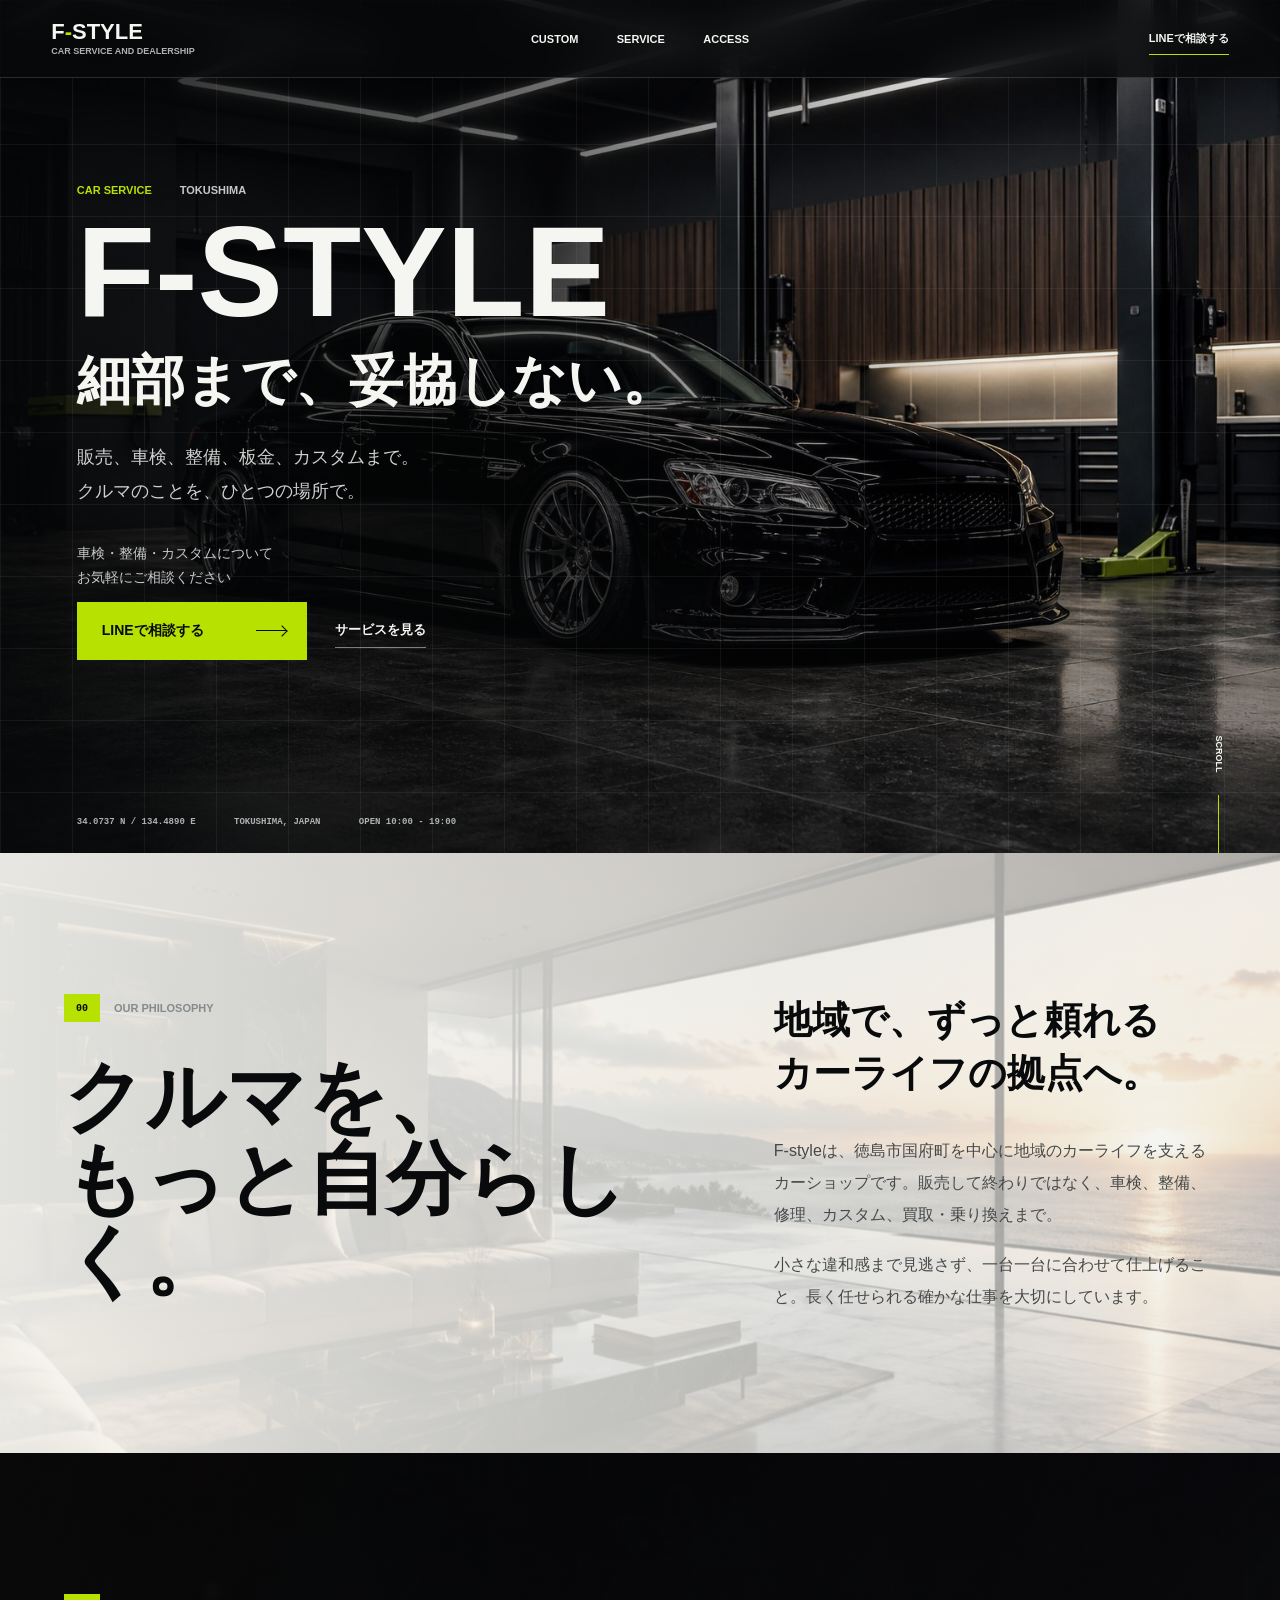
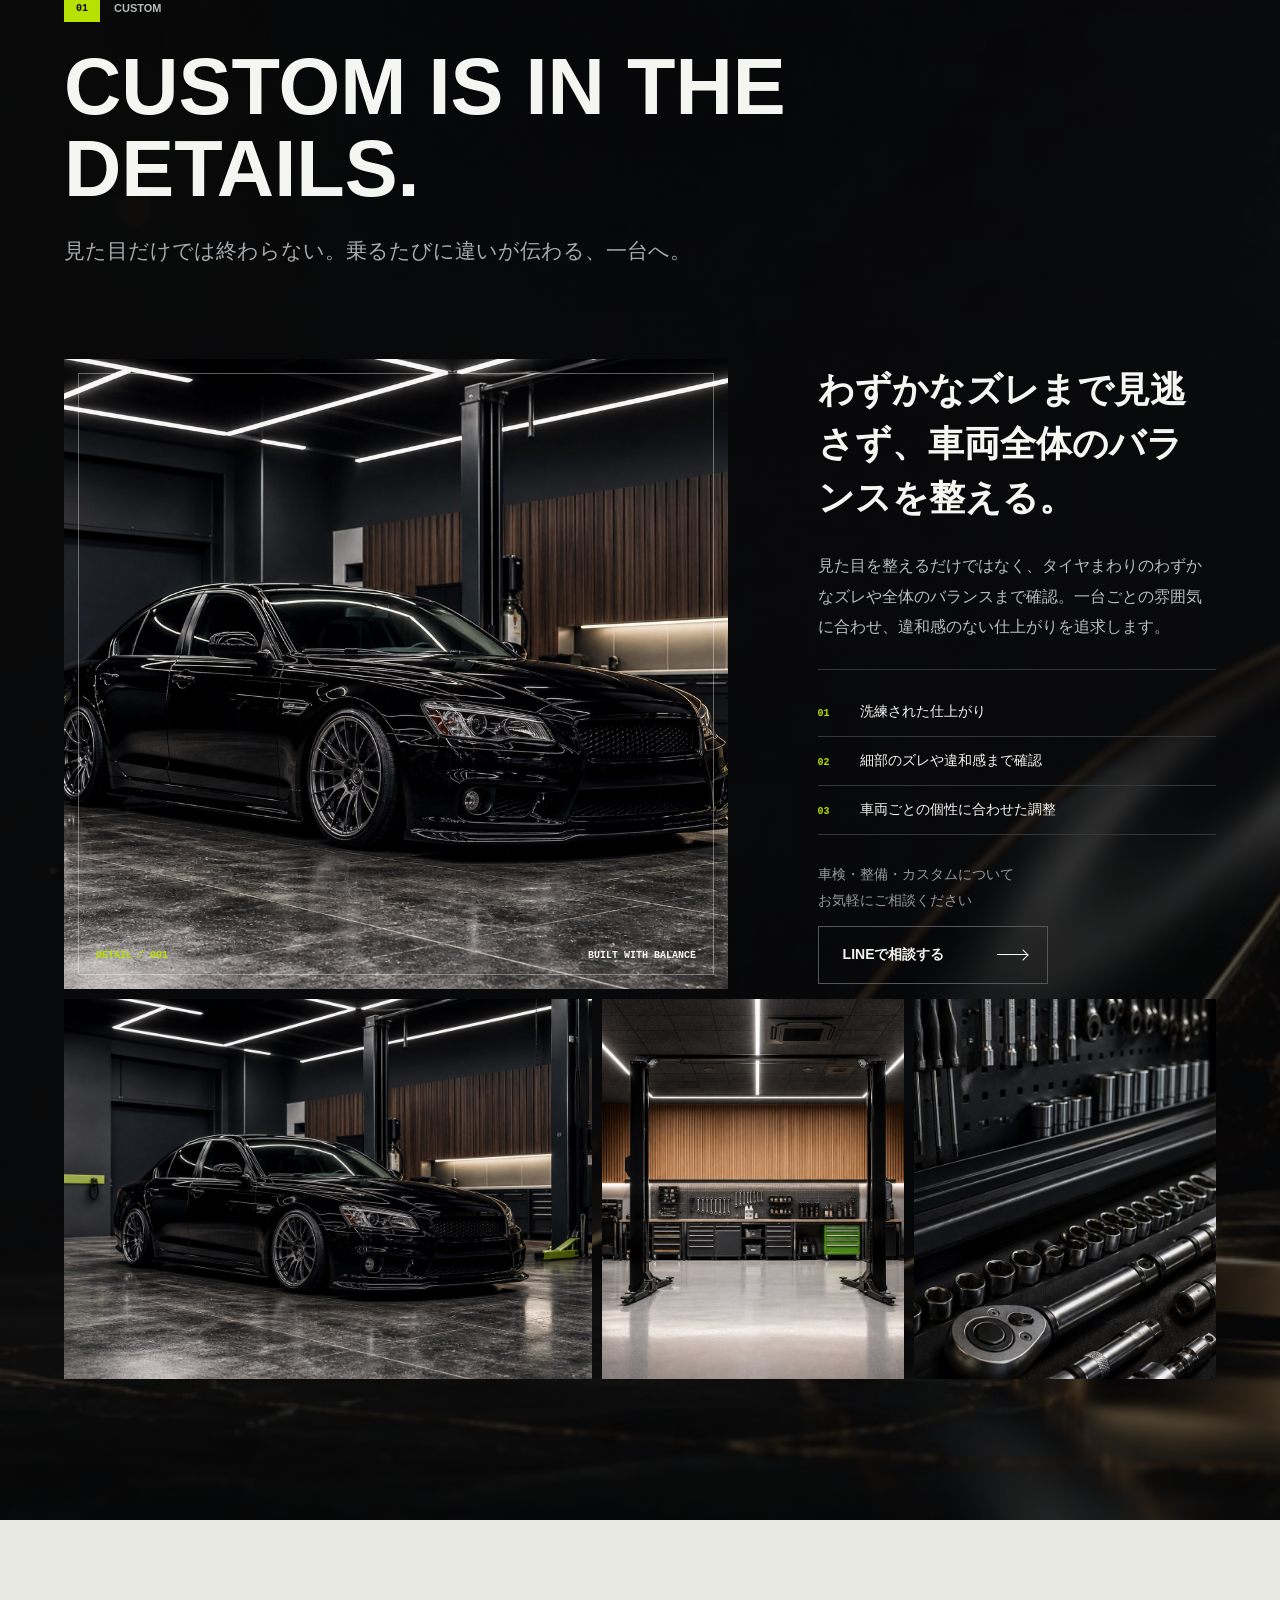
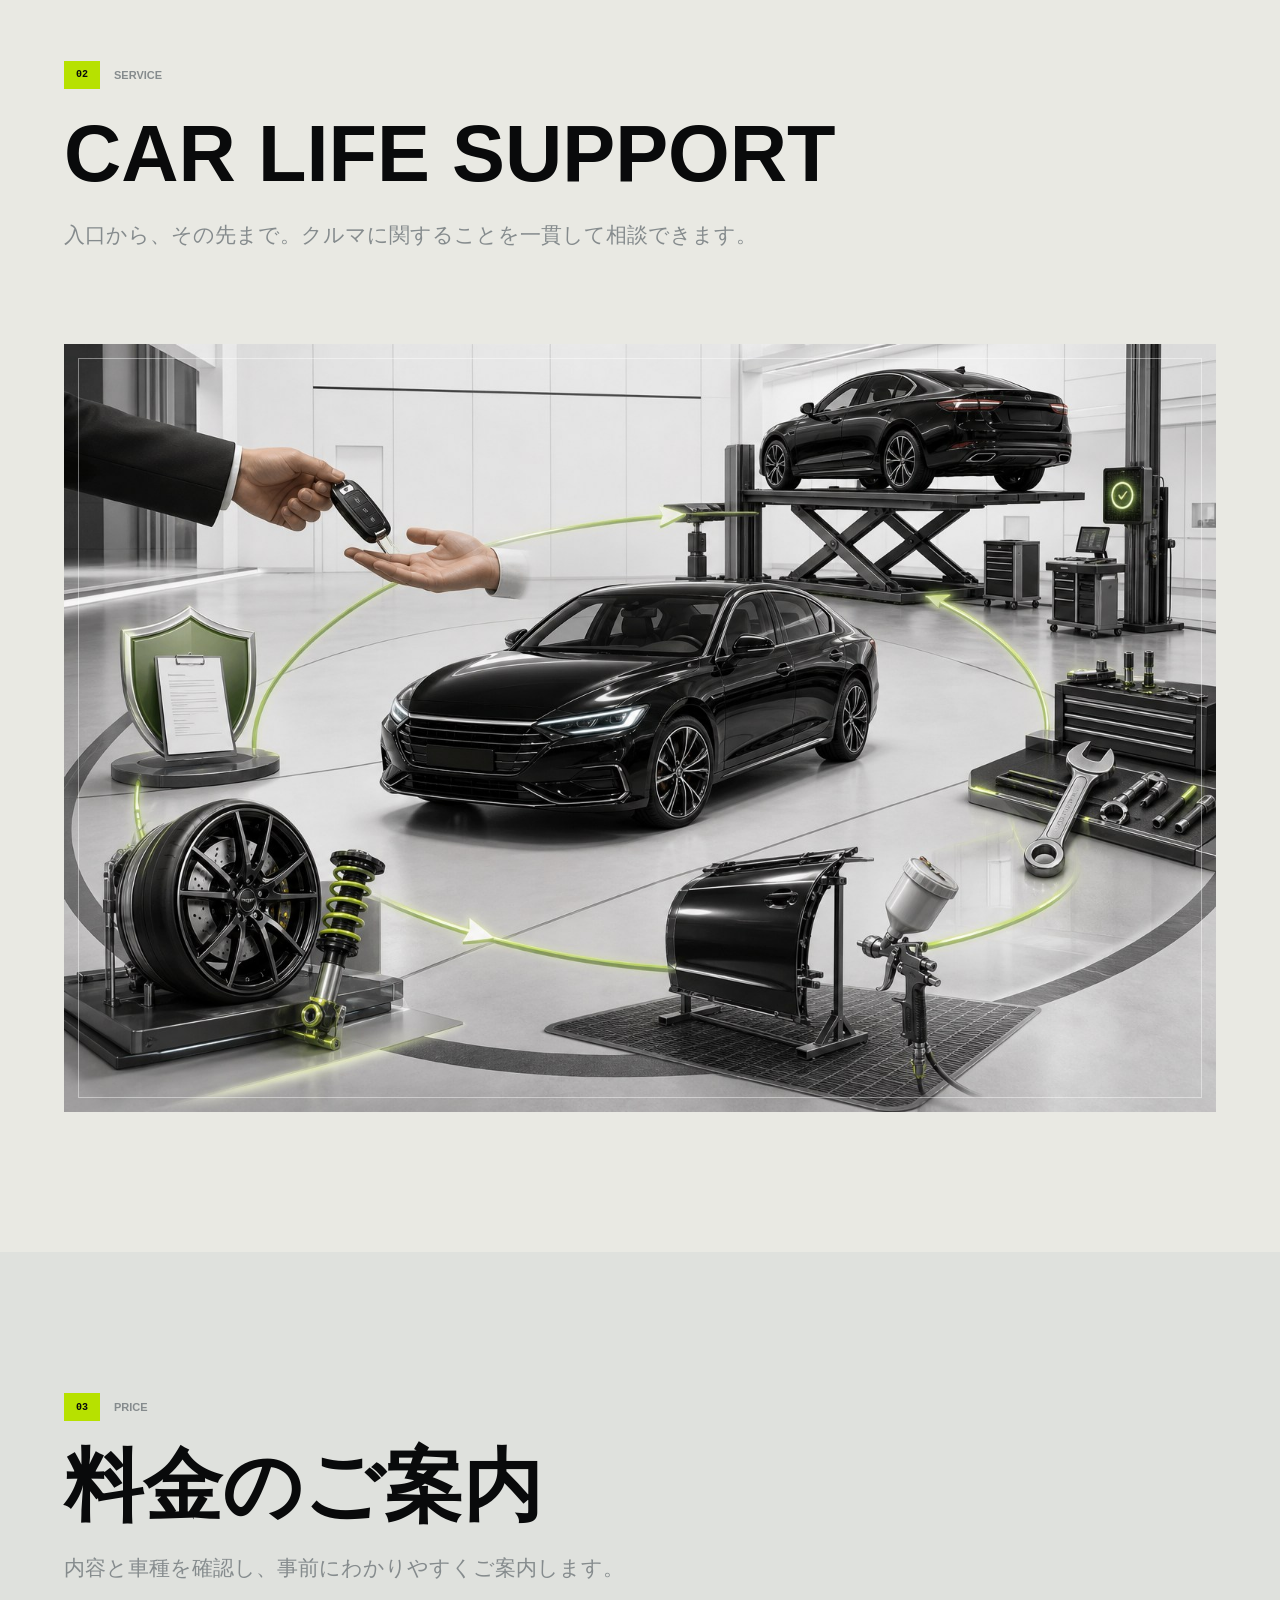
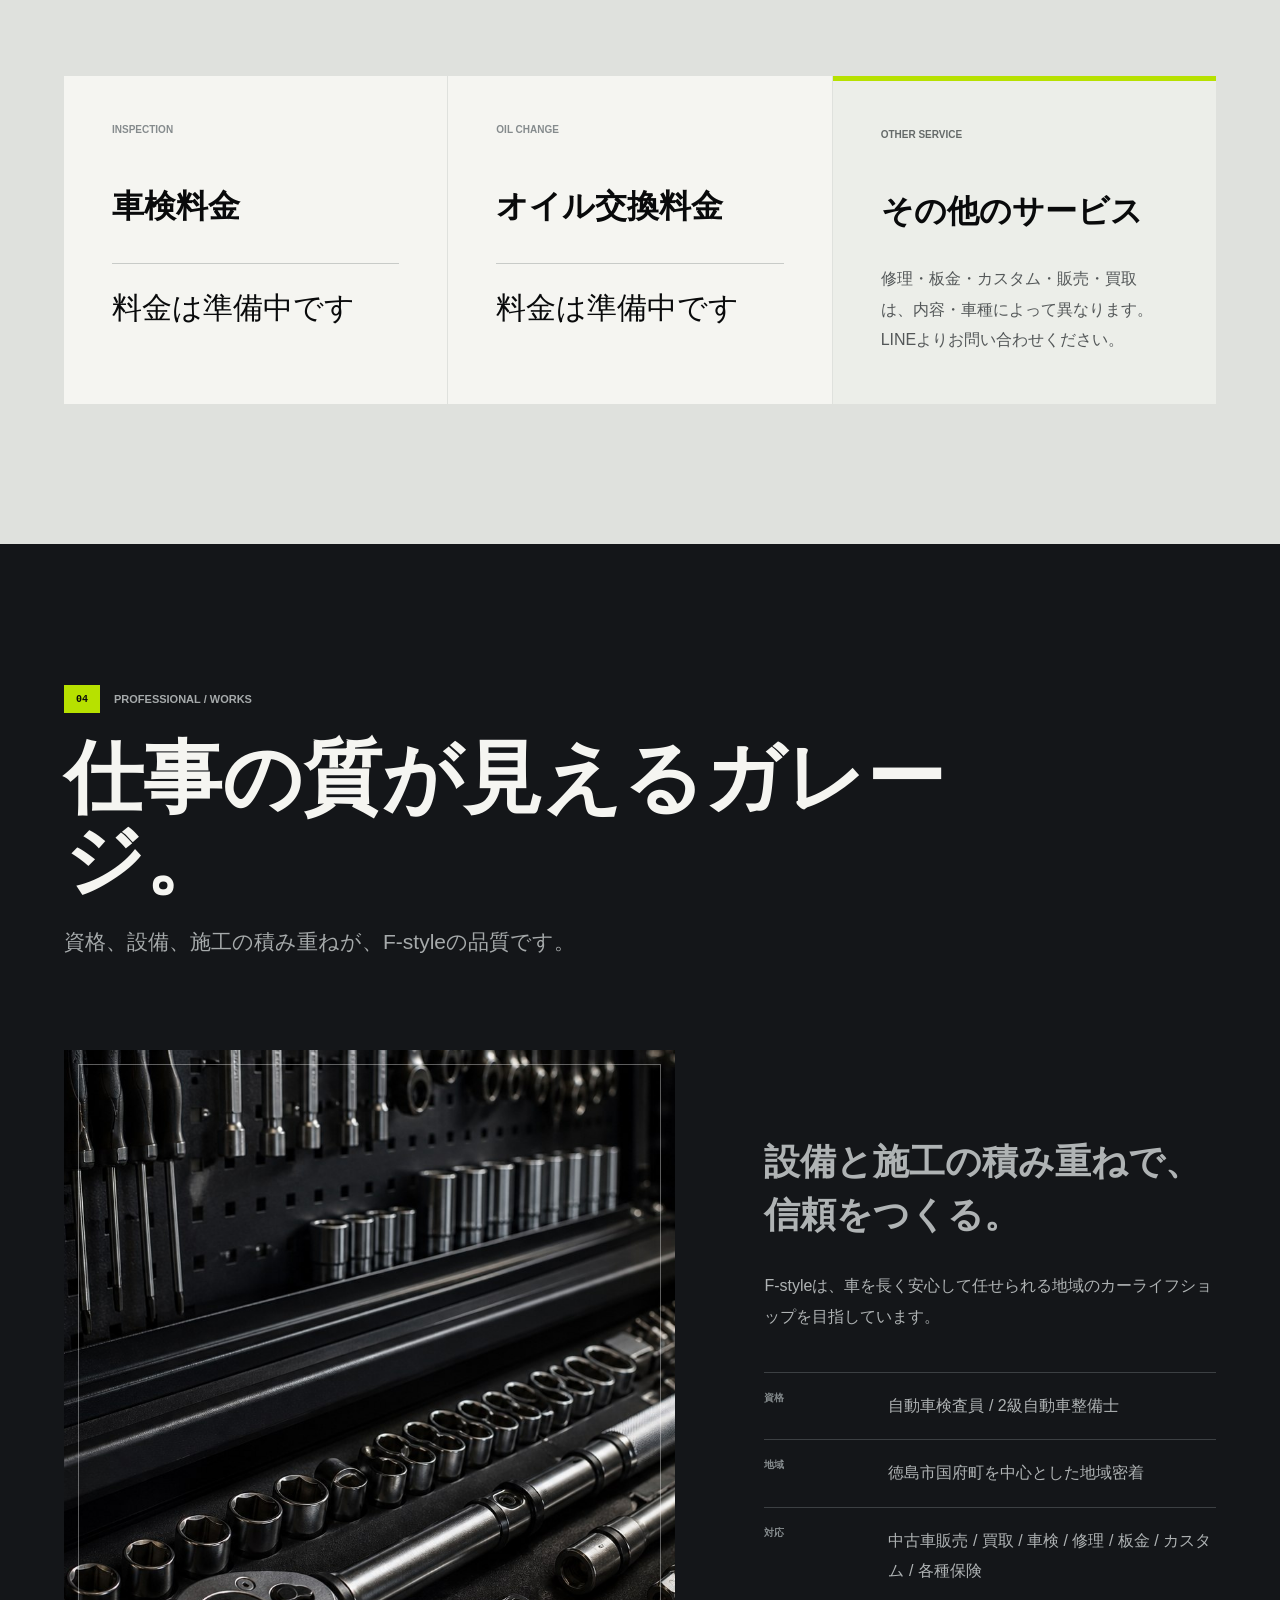
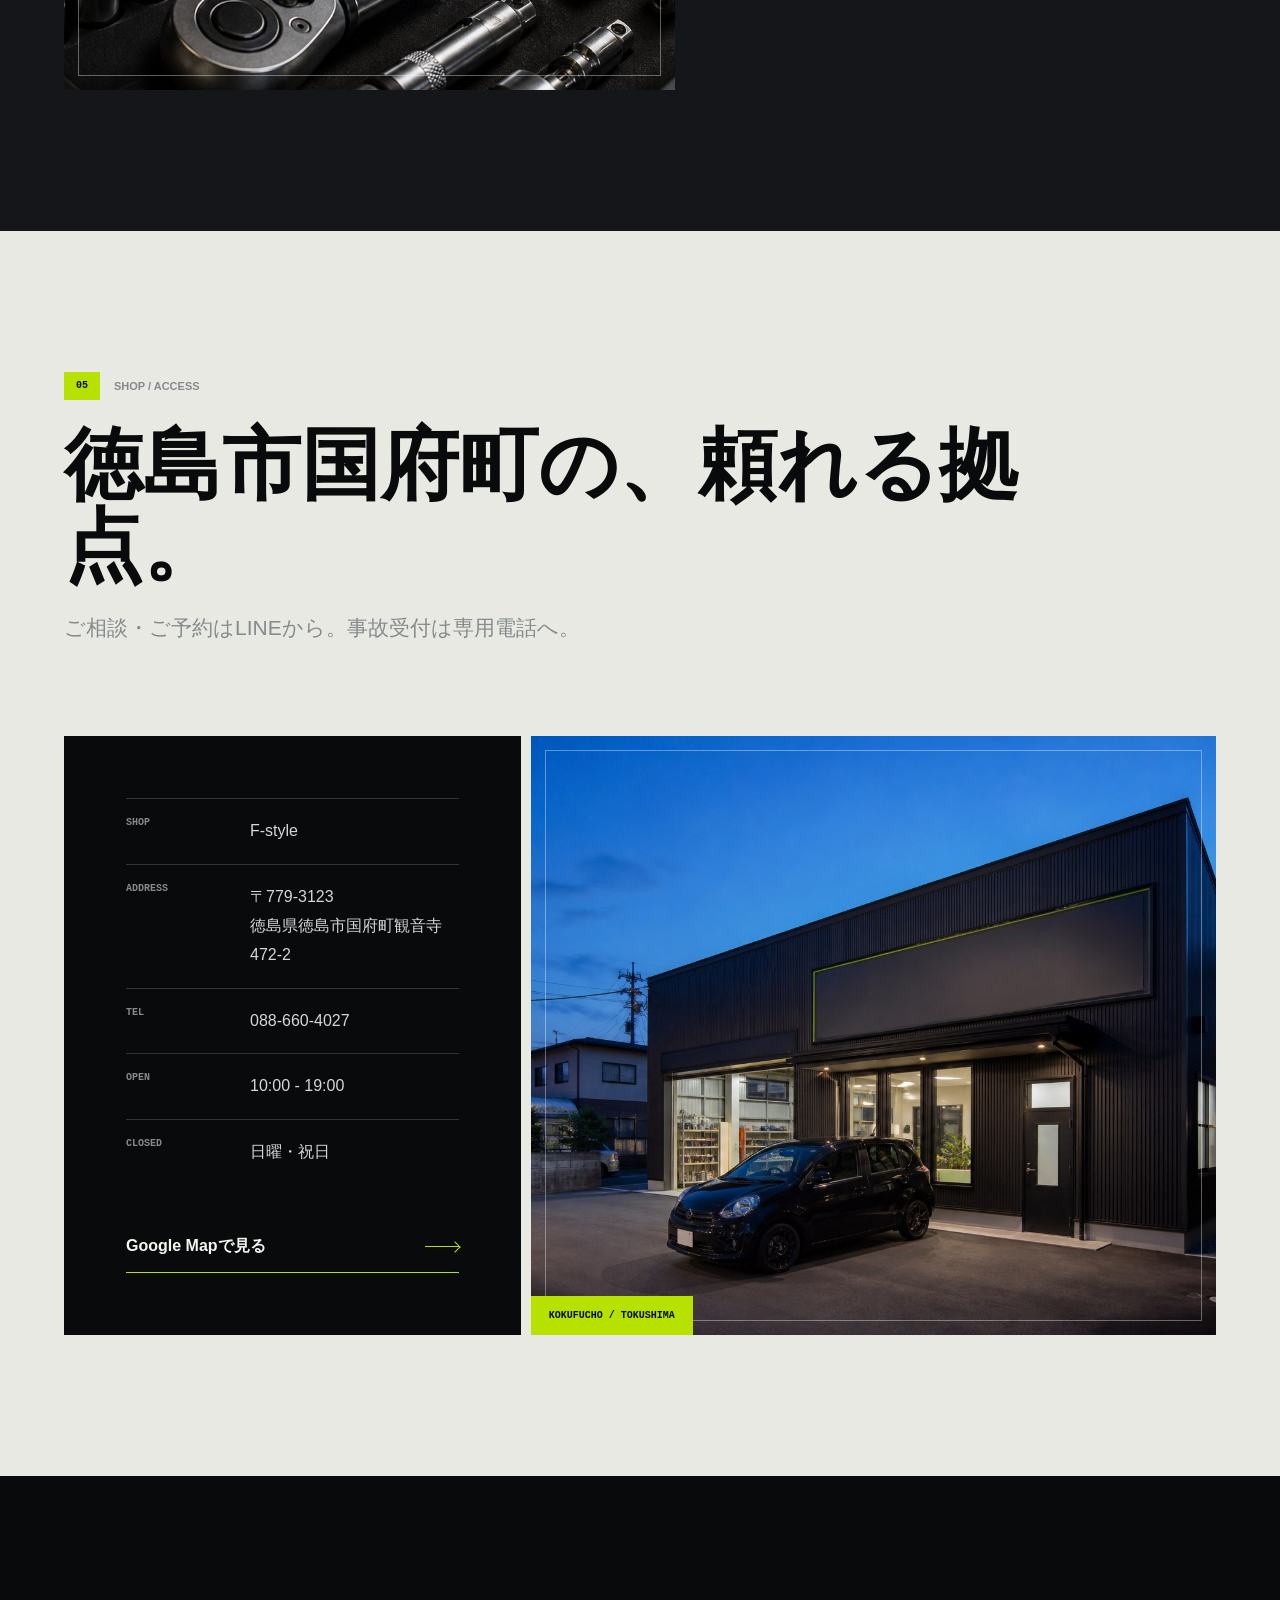
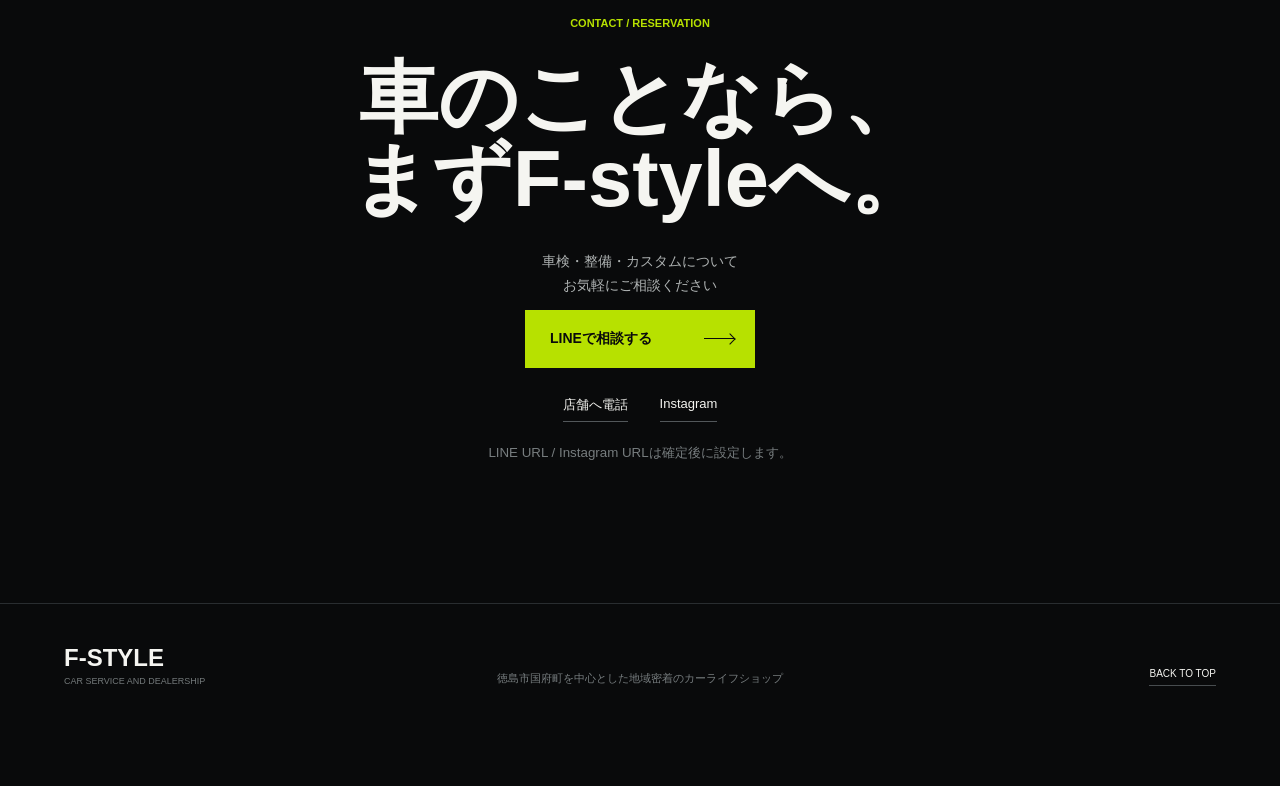
<file: index.html>
<!doctype html>
<html lang="ja">
<head>
  <meta charset="utf-8">
  <meta name="viewport" content="width=device-width, initial-scale=1">
  <title>F-style｜徳島市国府町の車検・整備・カスタム・中古車販売</title>
  <meta name="description" content="徳島市国府町のF-style。中古車販売・買取・車検・整備・修理・板金・カスタムまで、地域のカーライフをトータルサポート。">
  <meta property="og:title" content="F-style｜徳島市国府町のカーライフショップ">
  <meta property="og:description" content="カスタム、車検、整備、中古車販売まで。徳島市国府町を中心に地域のカーライフを支えます。">
  <meta property="og:image" content="https://252595tana-alt.github.io/f-style-lp/public/concept-custom-car.jpg">
  <meta name="twitter:card" content="summary_large_image">
  <link rel="stylesheet" href="app/globals.css?v=20260825-3">
</head>
<body>
<main>
  <header class="site-header">
    <a class="brand" href="#top" aria-label="F-style トップへ"><span>F<span class="brand-accent">-</span>STYLE</span><small>CAR SERVICE AND DEALERSHIP</small></a>
    <nav aria-label="ページ内ナビゲーション"><a href="#custom">CUSTOM</a><a href="#service">SERVICE</a><a href="#access">ACCESS</a></nav>
    <a class="header-contact" href="#contact">LINEで相談する</a>
  </header>

  <section id="top" class="hero">
    <div class="hero-media" aria-hidden="true"><video autoplay loop muted playsinline preload="metadata" poster="public/concept-custom-car.jpg"><source src="public/hero-video.mp4" type="video/mp4"></video></div>
    <div class="hero-grid" aria-hidden="true"></div>
    <div class="hero-copy">
      <p class="hero-kicker"><span>CAR SERVICE</span><span>TOKUSHIMA</span></p>
      <h1>F-STYLE<span>細部まで、妥協しない。</span></h1>
      <p class="hero-lead">販売、車検、整備、板金、カスタムまで。<br>クルマのことを、ひとつの場所で。</p>
      <div class="line-cta-block hero-line-cta"><p class="line-cta-context">車検・整備・カスタムについて<br>お気軽にご相談ください</p><div class="hero-actions"><a class="cta cta-line" href="#contact"><span>LINEで相談する</span><i aria-hidden="true"></i></a><a class="text-link" href="#service">サービスを見る</a></div></div>
    </div>
    <div class="hero-facts"><span>34.0737 N / 134.4890 E</span><span>TOKUSHIMA, JAPAN</span><span>OPEN 10:00 - 19:00</span></div>
    <a class="scroll-mark" href="#concept" aria-label="コンセプトへスクロール"><span>SCROLL</span></a>
  </section>

  <section id="concept" class="intro section-pad">
    <div class="intro-backdrop" aria-hidden="true"><img src="public/custom-lifestyle.jpg" alt=""></div>
    <div class="intro-statement reveal"><div class="section-kicker dark-ink"><span>00</span><p>OUR PHILOSOPHY</p></div><h2>クルマを、<br>もっと自分らしく。</h2></div>
    <div class="intro-text reveal"><p class="intro-lead">地域で、ずっと頼れる<br>カーライフの拠点へ。</p><p>F-styleは、徳島市国府町を中心に地域のカーライフを支えるカーショップです。販売して終わりではなく、車検、整備、修理、カスタム、買取・乗り換えまで。</p><p>小さな違和感まで見逃さず、一台一台に合わせて仕上げること。長く任せられる確かな仕事を大切にしています。</p></div>
  </section>

  <section id="custom" class="custom section-pad dark-band">
    <div class="custom-backdrop" aria-hidden="true"><img src="public/custom-luxury-bg.jpg" alt=""></div>
    <div class="section-title"><div class="section-kicker"><span>01</span><p>CUSTOM</p></div><h2>CUSTOM IS IN THE DETAILS.</h2><p class="section-lead">見た目だけでは終わらない。乗るたびに違いが伝わる、一台へ。</p></div>
    <div class="custom-grid">
      <figure class="custom-photo reveal"><img src="public/concept-custom-car.jpg" alt="カスタム車両を表現したイメージ画像" loading="lazy"><figcaption><span>DETAIL / 001</span> BUILT WITH BALANCE</figcaption></figure>
      <div class="custom-copy reveal"><p class="large-copy">わずかなズレまで見逃さず、車両全体のバランスを整える。</p><p>見た目を整えるだけではなく、タイヤまわりのわずかなズレや全体のバランスまで確認。一台ごとの雰囲気に合わせ、違和感のない仕上がりを追求します。</p><ul><li><span>01</span>洗練された仕上がり</li><li><span>02</span>細部のズレや違和感まで確認</li><li><span>03</span>車両ごとの個性に合わせた調整</li></ul><div class="line-cta-block custom-line-cta"><p class="line-cta-context">車検・整備・カスタムについて<br>お気軽にご相談ください</p><a class="cta cta-light" href="#contact"><span>LINEで相談する</span><i aria-hidden="true"></i></a></div></div>
    </div>
    <div class="photo-strip" aria-label="車両・整備イメージ"><figure class="photo-wide reveal"><img src="public/concept-custom-car.jpg" alt="洗練されたカスタム車両のイメージ画像" loading="lazy"></figure><figure class="photo-tall reveal"><img src="public/concept-service-garage.jpg" alt="整備ガレージのイメージ画像" loading="lazy"></figure><figure class="photo-detail reveal"><img src="public/concept-tool-detail.jpg" alt="整備工具のイメージ画像" loading="lazy"></figure></div>
  </section>

  <section id="service" class="service section-pad">
    <div class="section-title"><div class="section-kicker"><span>02</span><p>SERVICE</p></div><h2>CAR LIFE SUPPORT</h2><p class="section-lead">入口から、その先まで。クルマに関することを一貫して相談できます。</p></div>
    <figure class="service-visual reveal"><img src="public/concept-car-life-support.jpg" alt="車の購入や買取から、車検、整備、板金、カスタム、保険までを一貫して支えるカーライフサポートのイメージ" loading="lazy"></figure>
  </section>

  <section class="price section-pad">
    <div class="section-title"><div class="section-kicker"><span>03</span><p>PRICE</p></div><h2>料金のご案内</h2><p class="section-lead">内容と車種を確認し、事前にわかりやすくご案内します。</p></div>
    <div class="price-grid"><article class="price-card reveal"><p>INSPECTION</p><h3>車検料金</h3><strong>料金は準備中です</strong></article><article class="price-card reveal"><p>OIL CHANGE</p><h3>オイル交換料金</h3><strong>料金は準備中です</strong></article><article class="price-card price-note reveal"><p>OTHER SERVICE</p><h3>その他のサービス</h3><span>修理・板金・カスタム・販売・買取は、内容・車種によって異なります。LINEよりお問い合わせください。</span></article></div>
  </section>

  <section class="works section-pad">
    <div class="section-title"><div class="section-kicker"><span>04</span><p>PROFESSIONAL / WORKS</p></div><h2>仕事の質が見えるガレージ。</h2><p class="section-lead">資格、設備、施工の積み重ねが、F-styleの品質です。</p></div>
    <div class="works-layout"><div class="works-image reveal"><img src="public/concept-tool-detail.jpg" alt="丁寧な整備品質を表現した工具のイメージ画像" loading="lazy"></div><div class="works-copy reveal"><p class="large-copy">設備と施工の積み重ねで、信頼をつくる。</p><p>F-styleは、車を長く安心して任せられる地域のカーライフショップを目指しています。</p><dl><div><dt>資格</dt><dd>自動車検査員 / 2級自動車整備士</dd></div><div><dt>地域</dt><dd>徳島市国府町を中心とした地域密着</dd></div><div><dt>対応</dt><dd>中古車販売 / 買取 / 車検 / 修理 / 板金 / カスタム / 各種保険</dd></div></dl></div></div>
  </section>

  <section id="access" class="access section-pad">
    <div class="section-title"><div class="section-kicker"><span>05</span><p>SHOP / ACCESS</p></div><h2>徳島市国府町の、頼れる拠点。</h2><p class="section-lead">ご相談・ご予約はLINEから。事故受付は専用電話へ。</p></div>
    <div class="access-grid"><div class="shop-info reveal"><dl><div><dt>SHOP</dt><dd>F-style</dd></div><div><dt>ADDRESS</dt><dd>〒779-3123<br>徳島県徳島市国府町観音寺472-2</dd></div><div><dt>TEL</dt><dd><a href="tel:088-660-4027">088-660-4027</a></dd></div><div><dt>OPEN</dt><dd>10:00 - 19:00</dd></div><div><dt>CLOSED</dt><dd>日曜・祝日</dd></div></dl><a class="map-link" href="https://maps.app.goo.gl/9BNQNkYi8Hsa97Bm7?g_st=ic" target="_blank" rel="noreferrer"><span>Google Mapで見る</span><i aria-hidden="true"></i></a></div><div class="access-image reveal"><img src="public/concept-shop-exterior.jpg" alt="カーショップ外観のイメージ画像" loading="lazy"><span>KOKUFUCHO / TOKUSHIMA</span></div></div>
  </section>

  <section id="contact" class="contact section-pad"><p>CONTACT / RESERVATION</p><h2>車のことなら、<br>まずF-styleへ。</h2><div class="line-cta-block contact-line-cta"><p class="line-cta-context">車検・整備・カスタムについて<br>お気軽にご相談ください</p><a class="cta cta-line" href="#contact"><span>LINEで相談する</span><i aria-hidden="true"></i></a></div><div class="sub-links"><a href="tel:088-660-4027">店舗へ電話</a><a href="#contact">Instagram</a></div><small>LINE URL / Instagram URLは確定後に設定します。</small></section>

  <footer><div class="footer-brand"><span>F-STYLE</span><small>CAR SERVICE AND DEALERSHIP</small></div><p>徳島市国府町を中心とした地域密着のカーライフショップ</p><a href="#top">BACK TO TOP</a></footer>
  <div class="mobile-fixed-cta" aria-label="スマートフォン固定CTA"><a href="#contact">LINEで相談する</a><a href="tel:090-2823-9269">事故・故障受付 TEL</a></div>
</main>
</body>
</html>
</file>
<file: app/globals.css>
:root {
  --font-geist-sans: Arial, sans-serif;
  --font-geist-mono: Consolas, monospace;
  --black: #090a0b;
  --graphite: #141619;
  --steel: #262a2e;
  --white: #f5f5f1;
  --paper: #e9e9e3;
  --muted: #858b8d;
  --line: #c8cbc8;
  --acid: #b7e100;
  --red: #e94335;
}

* { box-sizing: border-box; }
html { scroll-behavior: smooth; background: var(--black); }
body { margin: 0; background: var(--paper); color: var(--black); font-family: var(--font-geist-sans), 'Noto Sans JP', system-ui, sans-serif; -webkit-font-smoothing: antialiased; }
a { color: inherit; text-decoration: none; }
img, video { display: block; max-width: 100%; }
main { overflow: hidden; }

.site-header {
  align-items: center;
  background: rgb(9 10 11 / 0.76);
  border-bottom: 1px solid rgb(255 255 255 / 0.14);
  color: var(--white);
  display: grid;
  grid-template-columns: 1fr auto 1fr;
  left: 0;
  min-height: 78px;
  padding: 14px clamp(20px, 4vw, 64px);
  position: fixed;
  right: 0;
  top: 0;
  z-index: 30;
  backdrop-filter: blur(18px);
}
.brand { display: grid; gap: 3px; justify-self: start; font-weight: 900; }
.brand > span { font-size: 22px; line-height: 1; }
.brand-accent { color: var(--acid); }
.brand small { color: #aeb2b2; font-size: 9px; font-weight: 600; }
nav { display: flex; gap: clamp(18px, 3vw, 42px); font-size: 11px; font-weight: 700; }
nav a, .header-contact { transition: color 180ms ease; }
nav a:hover, .header-contact:hover { color: var(--acid); }
.header-contact { border-bottom: 1px solid var(--acid); font-size: 11px; font-weight: 800; justify-self: end; padding: 8px 0; }

.hero { color: var(--white); display: grid; min-height: 92svh; position: relative; }
.hero-media, .hero-grid, .hero-copy { grid-area: 1 / 1; }
.hero-media { min-height: 92svh; }
.hero-media::after { background: linear-gradient(90deg, rgb(5 6 7 / 0.9) 0%, rgb(5 6 7 / 0.56) 44%, rgb(5 6 7 / 0.05) 78%), linear-gradient(0deg, rgb(5 6 7 / 0.72), transparent 42%); content: ''; inset: 0; position: absolute; }
.hero-media video { height: 100%; object-fit: cover; object-position: center; width: 100%; }
.hero-grid { background-image: linear-gradient(rgb(255 255 255 / 0.055) 1px, transparent 1px), linear-gradient(90deg, rgb(255 255 255 / 0.055) 1px, transparent 1px); background-size: 72px 72px; inset: 0; pointer-events: none; position: absolute; }
.hero-copy { align-self: center; max-width: 900px; padding: 122px clamp(22px, 6vw, 88px) 132px; position: relative; z-index: 2; }
.hero-kicker { align-items: center; display: flex; gap: 28px; margin: 0 0 25px; }
.hero-kicker span { color: #c6c9c9; font-size: 11px; font-weight: 700; }
.hero-kicker span:first-child { color: var(--acid); }
.hero-copy h1 { font-size: clamp(62px, 10vw, 130px); font-weight: 900; line-height: 0.8; margin: 0; }
.hero-copy h1 > span { display: block; font-size: clamp(26px, 4.2vw, 58px); font-weight: 600; line-height: 1.15; margin-top: 27px; }
.hero-lead { color: #ced1d0; font-size: clamp(14px, 1.5vw, 18px); line-height: 1.9; margin: 28px 0 34px; }
.hero-actions { align-items: center; display: flex; gap: 28px; }
.line-cta-block { display: grid; gap: 12px; justify-items: start; }
.line-cta-context { color: var(--muted); font-size: clamp(12px, 1.2vw, 14px); font-weight: 500; line-height: 1.7; margin: 0; }
.hero-line-cta .line-cta-context { color: #c6c9c9; }
.text-link { border-bottom: 1px solid rgb(255 255 255 / 0.46); font-size: 13px; font-weight: 700; padding: 8px 0; }
.hero-facts { bottom: 26px; display: flex; gap: clamp(18px, 3vw, 44px); left: clamp(22px, 6vw, 88px); position: absolute; z-index: 3; }
.hero-facts span { color: #aeb2b2; font: 600 9px var(--font-geist-mono), monospace; }
.scroll-mark { align-items: center; bottom: 0; display: flex; height: 150px; justify-content: center; position: absolute; right: clamp(20px, 4vw, 64px); width: 20px; z-index: 3; }
.scroll-mark::after { background: var(--acid); bottom: 0; content: ''; height: 58px; position: absolute; width: 1px; }
.scroll-mark span { font-size: 9px; font-weight: 700; transform: rotate(90deg) translateX(-24px); }

.section-pad { padding: clamp(88px, 11vw, 160px) clamp(20px, 5vw, 76px); }
.section-kicker { align-items: center; display: flex; gap: 14px; margin-bottom: 24px; }
.section-kicker span { align-items: center; background: var(--acid); color: var(--black); display: inline-flex; font: 800 10px var(--font-geist-mono), monospace; height: 28px; justify-content: center; width: 36px; }
.section-kicker p { color: var(--muted); font-size: 11px; font-weight: 800; margin: 0; }
.section-title { margin: 0 0 clamp(46px, 7vw, 94px); max-width: 1020px; }
.section-title h2, .intro h2, .contact h2 { font-size: clamp(38px, 6.2vw, 86px); font-weight: 650; line-height: 1.03; margin: 0; }
.section-lead { color: var(--muted); font-size: clamp(16px, 1.8vw, 21px); line-height: 1.8; margin: 22px 0 0; }

.intro { background: var(--white); display: grid; gap: clamp(44px, 10vw, 150px); grid-template-columns: minmax(0, 1fr) minmax(300px, 0.76fr); isolation: isolate; overflow: hidden; position: relative; }
.intro-backdrop { inset: 0; overflow: hidden; pointer-events: none; position: absolute; z-index: 0; }
.intro-backdrop::after { background: linear-gradient(90deg, rgb(245 245 241 / 0.9) 0%, rgb(245 245 241 / 0.72) 52%, rgb(245 245 241 / 0.5) 100%); content: ''; inset: 0; position: absolute; }
.intro-backdrop img { filter: saturate(0.68) contrast(0.94); height: 100%; object-fit: cover; object-position: center; opacity: 0.82; transform: scale(1.03); width: 100%; }
.intro > :not(.intro-backdrop) { position: relative; z-index: 1; }
.intro .dark-ink { margin-bottom: 34px; }
.intro-text { align-self: end; color: #45494a; display: grid; gap: 18px; line-height: 2; max-width: 620px; }
.intro-text p { margin: 0; }
.intro-lead { color: var(--black); font-size: clamp(22px, 3vw, 38px); font-weight: 650; line-height: 1.4 !important; margin-bottom: 16px !important; }

.dark-band { background: var(--black); color: var(--white); }
.dark-band .section-lead { color: #a7abad; }
.dark-band .section-kicker p { color: #b7bbbc; }
.custom { background: var(--black); isolation: isolate; overflow: hidden; position: relative; }
.custom-backdrop { inset: 0; overflow: hidden; pointer-events: none; position: absolute; z-index: 0; }
.custom-backdrop::after { background: linear-gradient(180deg, rgb(9 10 11 / 0.36) 0%, rgb(9 10 11 / 0.7) 38%, rgb(9 10 11 / 0.58) 100%), linear-gradient(90deg, rgb(9 10 11 / 0.4), transparent 62%); content: ''; inset: 0; position: absolute; }
.custom-backdrop img { filter: saturate(0.82) contrast(1.08); height: 100%; object-fit: cover; object-position: center top; opacity: 0.9; transform: scale(1.04); width: 100%; }
.custom > :not(.custom-backdrop) { position: relative; z-index: 1; }
.custom-grid { display: grid; gap: clamp(38px, 7vw, 110px); grid-template-columns: minmax(0, 1.25fr) minmax(300px, 0.75fr); }
.custom-photo { margin: 0; min-height: 630px; overflow: hidden; position: relative; }
.custom-photo::after, .works-image::after, .access-image::after { border: 1px solid rgb(255 255 255 / 0.36); content: ''; inset: 14px; pointer-events: none; position: absolute; }
.custom-photo img { height: 100%; inset: 0; object-fit: cover; object-position: 48% center; position: absolute; transform: scale(1.06); width: 100%; }
.custom-photo figcaption { bottom: 28px; display: flex; font: 700 10px var(--font-geist-mono), monospace; justify-content: space-between; left: 32px; position: absolute; right: 32px; z-index: 2; }
.custom-photo figcaption span { color: var(--acid); }
.custom-copy { align-self: center; display: grid; gap: 26px; }
.custom-copy p { color: #b9bdbe; line-height: 1.9; margin: 0; }
.large-copy { color: inherit !important; font-size: clamp(23px, 2.8vw, 40px); font-weight: 600; line-height: 1.5 !important; }
.custom-copy ul { border-top: 1px solid #33373a; display: grid; list-style: none; margin: 0; padding: 18px 0 0; }
.custom-copy li { border-bottom: 1px solid #33373a; font-size: 14px; padding: 15px 0; }
.custom-copy li span { color: var(--acid); display: inline-block; font: 700 10px var(--font-geist-mono), monospace; width: 42px; }
.custom-line-cta .line-cta-context { color: #959b9c; }
.photo-strip { display: grid; gap: 10px; grid-template-columns: 1.4fr 0.8fr 0.8fr; margin-top: 10px; }
.photo-strip figure { height: 380px; margin: 0; overflow: hidden; position: relative; }
.photo-strip img { height: 100%; object-fit: cover; width: 100%; }
.photo-wide img { object-position: center; transform: scale(1.05); }
.photo-tall img { object-position: center; transform: scale(1.05); }
.photo-detail img { object-position: center; transform: scale(1.05); }

.service { background: var(--paper); }
.service-visual { aspect-ratio: 3 / 2; background: var(--black); margin: 0; overflow: hidden; position: relative; }
.service-visual::after { border: 1px solid rgb(255 255 255 / 0.42); content: ''; inset: 14px; pointer-events: none; position: absolute; }
.service-visual img { height: 100%; object-fit: cover; width: 100%; }

.works-image, .access-image { min-height: 640px; overflow: hidden; position: relative; }
.works-image img, .access-image img { height: 100%; inset: 0; object-fit: cover; position: absolute; width: 100%; }
.access-image span { background: var(--acid); bottom: 0; color: var(--black); font: 800 10px var(--font-geist-mono), monospace; left: 0; padding: 14px 18px; position: absolute; z-index: 2; }

.price { background: #dfe1dd; }
.price-grid { display: grid; gap: 1px; grid-template-columns: repeat(3, minmax(0, 1fr)); }
.price-card { background: var(--white); min-height: 290px; padding: clamp(26px, 4vw, 48px); }
.price-card p { color: var(--muted); font-size: 10px; font-weight: 800; margin: 0 0 50px; }
.price-card h3 { font-size: clamp(23px, 2.5vw, 32px); font-weight: 600; margin: 0; }
.price-card strong { border-top: 1px solid var(--line); display: block; font-size: clamp(21px, 2.5vw, 30px); font-weight: 500; margin-top: 34px; padding-top: 24px; }
.price-card span { color: #535758; display: block; line-height: 1.9; margin-top: 30px; }
.price-note { background: #eceee9; border-top: 5px solid var(--acid); }
.price-note p { color: #656a69; }
.price-note span { color: #535758; }

.works { background: var(--graphite); color: var(--white); }
.works .section-lead, .works .section-kicker p { color: #a6aaab; }
.works-layout { display: grid; gap: clamp(42px, 7vw, 96px); grid-template-columns: minmax(0, 1.15fr) minmax(300px, 0.85fr); }
.works-image img { object-position: center; transform: scale(1.08); }
.works-copy { align-self: center; color: #afb3b4; line-height: 1.9; }
.works-copy > p { margin: 0 0 28px; }
.works-copy dl, .shop-info dl { display: grid; margin: 40px 0 0; }
.works-copy dl div, .shop-info dl div { border-top: 1px solid #3c4043; display: grid; gap: 14px; grid-template-columns: 110px 1fr; padding: 18px 0; }
dt { color: var(--muted); font: 700 10px var(--font-geist-mono), monospace; }
dd { margin: 0; }

.access { background: var(--paper); }
.access-grid { display: grid; gap: 10px; grid-template-columns: minmax(300px, 0.8fr) minmax(0, 1.2fr); }
.shop-info { background: var(--black); color: var(--white); padding: clamp(28px, 5vw, 62px); }
.shop-info dl { margin: 0; }
.shop-info dl div { border-color: #303437; }
.shop-info dd { color: #d4d7d7; line-height: 1.8; }
.map-link { align-items: center; border-bottom: 1px solid var(--acid); display: flex; font-weight: 700; justify-content: space-between; margin-top: 36px; padding: 15px 0; }
.map-link i { background: var(--acid); height: 1px; position: relative; width: 34px; }
.map-link i::after { border-right: 1px solid var(--acid); border-top: 1px solid var(--acid); content: ''; height: 7px; position: absolute; right: 0; top: -3px; transform: rotate(45deg); width: 7px; }
.access-image { min-height: 590px; }
.access-image img { object-position: center; transform: scale(1.05); }

.contact { background: var(--black); color: var(--white); min-height: 74svh; text-align: center; }
.contact > p { color: var(--acid); font-size: 11px; font-weight: 800; margin: 0 0 28px; }
.contact-line-cta { justify-items: center; margin-top: 30px; }
.contact-line-cta .line-cta-context { color: #aeb2b2; text-align: center; }
.contact small { color: #777d7f; display: block; margin-top: 22px; }
.sub-links { display: flex; gap: 32px; justify-content: center; margin-top: 28px; }
.sub-links a { border-bottom: 1px solid #52575a; font-size: 13px; padding-bottom: 7px; }

.cta { align-items: center; border: 1px solid transparent; display: inline-flex; font-size: 14px; font-weight: 800; gap: 28px; justify-content: space-between; min-height: 58px; min-width: 230px; padding: 16px 20px 16px 24px; transition: background 180ms ease, color 180ms ease, transform 180ms ease; }
.cta:hover { transform: translateY(-2px); }
.cta i { background: currentColor; height: 1px; position: relative; width: 30px; }
.cta i::after { border-right: 1px solid currentColor; border-top: 1px solid currentColor; content: ''; height: 7px; position: absolute; right: 0; top: -3px; transform: rotate(45deg); width: 7px; }
.cta-line { background: var(--acid); color: var(--black); }
.cta-line:hover { background: var(--white); }
.cta-dark { background: var(--black); color: var(--white); }
.cta-dark:hover { background: var(--acid); color: var(--black); }
.cta-light { border-color: #53585b; color: var(--white); }
.cta-light:hover { border-color: var(--acid); color: var(--acid); }
footer { align-items: end; background: var(--black); border-top: 1px solid #292d30; color: var(--white); display: grid; gap: 30px; grid-template-columns: 1fr auto 1fr; padding: 40px clamp(20px, 5vw, 76px) 100px; }
.footer-brand { display: grid; gap: 4px; }
.footer-brand span { font-size: 24px; font-weight: 900; }
.footer-brand small { color: #73797a; font-size: 9px; }
footer p { color: #777d7f; font-size: 11px; margin: 0; text-align: center; }
footer > a { border-bottom: 1px solid #474c4f; font-size: 10px; justify-self: end; padding-bottom: 6px; }
.mobile-fixed-cta { display: none; }

.reveal { animation: fade-up 720ms ease both; animation-range: entry 0% cover 28%; animation-timeline: view(); }
@keyframes fade-up { from { opacity: 0; transform: translateY(24px); } to { opacity: 1; transform: translateY(0); } }

@media (prefers-reduced-motion: reduce) {
  html { scroll-behavior: auto; }
  .reveal { animation: none; }
}

@media (max-width: 1080px) {
  .custom-grid, .works-layout { grid-template-columns: 1fr; }
  .custom-photo, .works-image { min-height: 560px; }
}

@media (max-width: 720px) {
  .site-header { grid-template-columns: 1fr auto; min-height: 68px; padding: 12px 18px; }
  nav { display: none; }
  .header-contact { font-size: 10px; }
  .brand > span { font-size: 19px; }
  .hero, .hero-media { min-height: 88svh; }
  .hero-media::after { background: linear-gradient(0deg, rgb(5 6 7 / 0.9) 0%, rgb(5 6 7 / 0.38) 64%, rgb(5 6 7 / 0.35)); }
  .hero-media video { object-position: 54% center; }
  .hero-grid { background-size: 52px 52px; }
  .hero-copy { align-self: end; padding: 106px 20px 116px; }
  .hero-copy h1 { font-size: clamp(56px, 19vw, 84px); }
  .hero-copy h1 > span { font-size: clamp(25px, 8vw, 38px); margin-top: 22px; }
  .hero-lead br { display: none; }
  .hero-actions { align-items: flex-start; flex-direction: column; gap: 15px; }
  .line-cta-context { font-size: 13px; line-height: 1.65; }
  .hero-facts { bottom: 22px; gap: 15px; left: 20px; right: 54px; }
  .hero-facts span:first-child { display: none; }
  .scroll-mark { right: 16px; }
  .section-pad { padding: 82px 20px; }
  .intro { grid-template-columns: 1fr; }
  .section-title { margin-bottom: 46px; }
  .section-title h2, .intro h2, .contact h2 { font-size: clamp(36px, 11vw, 54px); }
  .custom-photo, .works-image, .access-image { min-height: 430px; }
  .custom-photo img { object-position: center; transform: scale(1.1); }
  .custom-photo figcaption { bottom: 24px; left: 24px; right: 24px; }
  .custom-photo figcaption span { display: none; }
  .photo-strip { grid-template-columns: 1fr 1fr; }
  .photo-strip figure { height: 250px; }
  .photo-wide { grid-column: 1 / -1; }
  .photo-wide img, .photo-tall img, .photo-detail img { transform: scale(1.1); }
  .service-visual::after { inset: 8px; }
  .price-grid, .access-grid { grid-template-columns: 1fr; }
  .price-card { min-height: 245px; }
  .works-image img, .access-image img { transform: scale(1.1); }
  .works-copy dl div, .shop-info dl div { grid-template-columns: 1fr; }
  .contact { min-height: auto; padding-bottom: 100px; }
  .sub-links { flex-direction: column; gap: 14px; }
  footer { align-items: start; grid-template-columns: 1fr; padding-bottom: 112px; }
  footer p { text-align: left; }
  footer > a { justify-self: start; }
  .mobile-fixed-cta { background: rgb(9 10 11 / 0.96); bottom: 0; display: grid; gap: 2px; grid-template-columns: 1fr 1fr; left: 0; padding: 8px; position: fixed; right: 0; z-index: 40; }
  .mobile-fixed-cta a { align-items: center; background: var(--acid); color: var(--black); display: flex; font-size: 13px; font-weight: 800; justify-content: center; min-height: 54px; padding: 0 8px; text-align: center; }
  .mobile-fixed-cta a:last-child { background: var(--red); color: #fff; }
}
</file>
